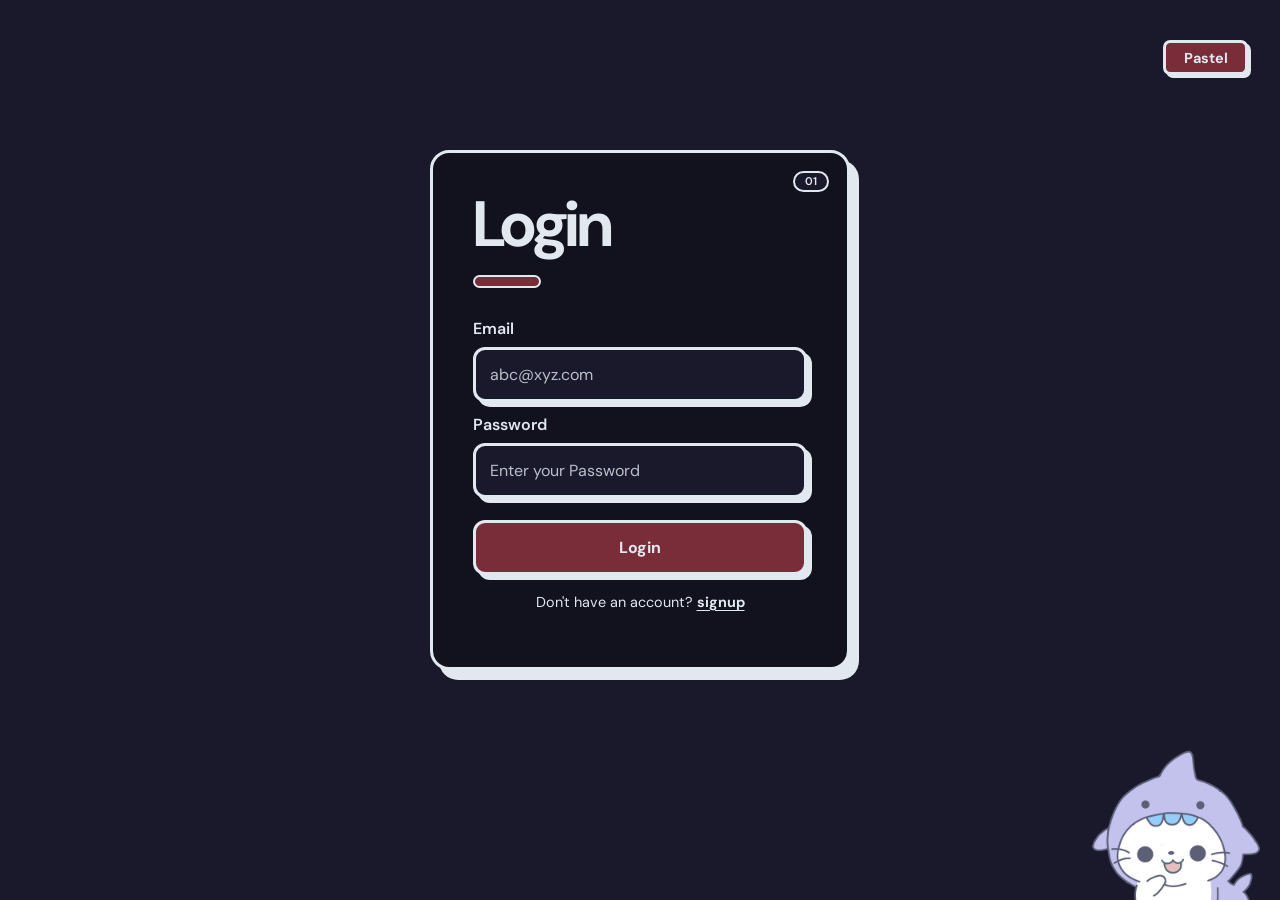
<file: index.html>
<!DOCTYPE html>
<html lang="en">

<head>
    <meta charset="UTF-8">
    <meta name="viewport" content="width=device-width, initial-scale=1.0">
    <link rel="preconnect" href="https://fonts.googleapis.com">
    <link rel="preconnect" href="https://fonts.gstatic.com" crossorigin>
    <link
        href="https://fonts.googleapis.com/css2?family=Birthstone&family=DM+Sans:ital,opsz,wght@0,9..40,100..1000;1,9..40,100..1000&display=swap"
        rel="stylesheet">
    <link rel="stylesheet" href="pages/index/index.css">
    <title>Who Am I?</title>
    <script>
        document.documentElement.setAttribute("data-theme", localStorage.getItem("theme") || "dark");
        if (localStorage.getItem("cemetery_auth") !== "true") {
            window.location.href = "pages/login_signup/auth.html";
        }
    </script>
</head>

<body>
    <nav class="nav">
        <button id="themeToggle" type="button">Theme</button>
        <button id="logoutBtn">Logout</button>
    </nav>

    <div class="main">
        <div class="cards-grid">
            <div class="card-container" id="grave-card">
                <div class="upper-container">
                    <div class="image-container">
                        <img src="assets/img/grave.png" alt="Grave">
                    </div>
                </div>
                <div class="lower-container">
                    <span class="field-tag">MEMORIAL</span>
                    <h3>Digital Cemetery</h3>
                    <h4>Rest In Pixels</h4>
                    <p>Leave tributes, view resting places, and preserve internet memories in peace.</p>
                    <a href="pages/digital_cementry/grave.html" class="card-btn">Enter Gates</a>
                </div>
            </div>
        </div>
    </div>

 <script src="pages/index/index.js"></script>
</body>

</html>
</file>
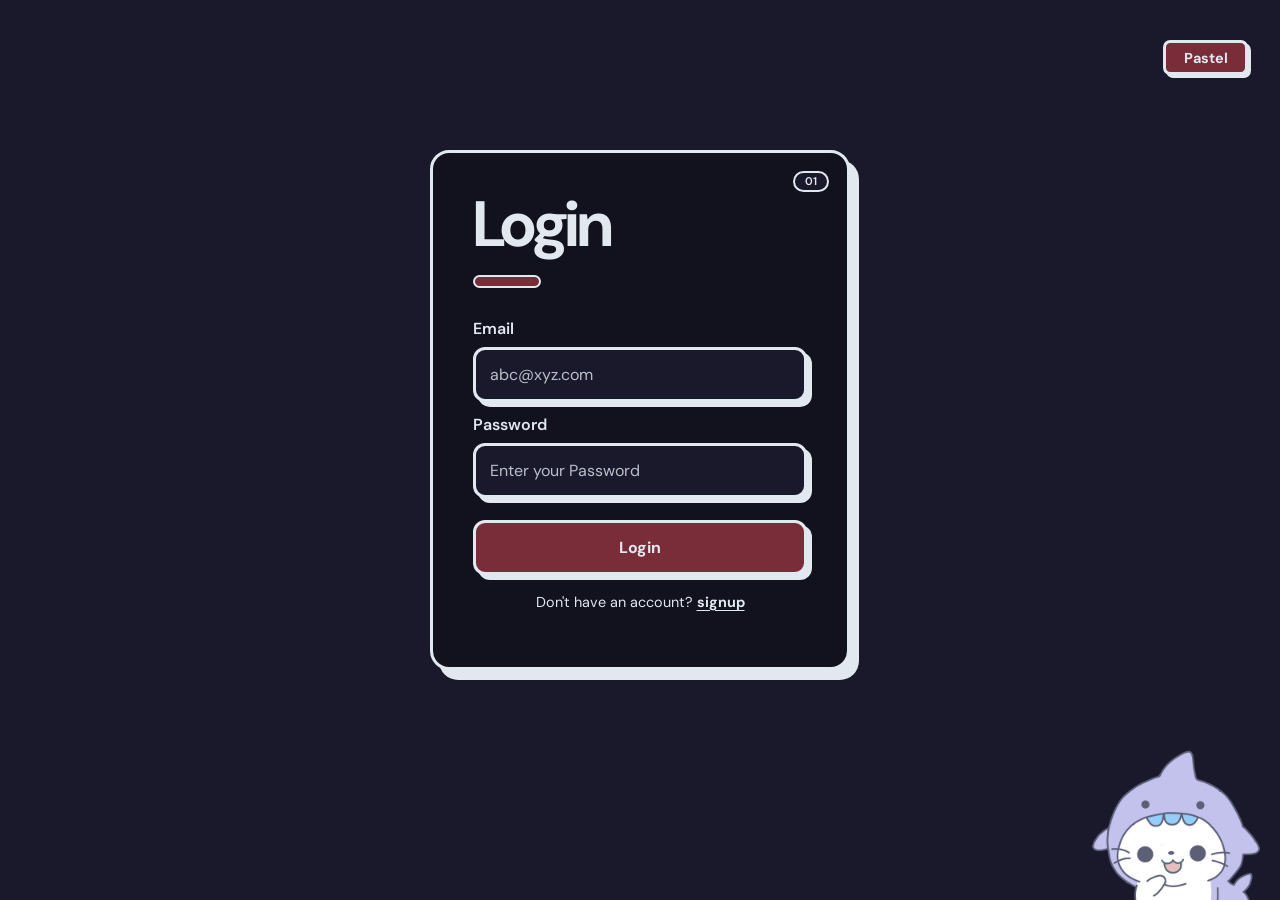
<file: pages/login_signup/auth.html>
<!DOCTYPE html>
<html lang="en">

<head>
    <meta charset="UTF-8">
    <meta name="viewport" content="width=device-width, initial-scale=1.0">

    <link rel="preconnect" href="https://fonts.googleapis.com">
    <link rel="preconnect" href="https://fonts.gstatic.com" crossorigin>

    <link href="https://fonts.googleapis.com/css2?family=DM+Sans:wght@400;500;600;700&display=swap" rel="stylesheet">

    <link rel="stylesheet" href="auth.css">

    <title>whoami</title>
    <script>
        document.documentElement.setAttribute("data-theme", localStorage.getItem("theme") || "dark");
    </script>
</head>

<body>
    <button id="themeToggle" type="button">Theme</button>

    <main>

        <div class="flip-card" id="flip-card">
            <div class="flip-card-inner">
                <div class="login flip-card-front" id="login">
                    <div class="heading">
                        <h1>Login</h1>
                    </div>
                    <form action="#" method="post" id="login-form">

                        <label for="login-email">Email</label>
                        <input type="email" placeholder="abc@xyz.com" name="email" required id="login-email">

                        <label for="login-password">Password</label>
                        <input id="login-password" type="password" placeholder="Enter your Password" name="password"
                            required>

                        <button type="submit">Login</button>

                        <p>
                            Don't have an account?
                            <a href="#" class="flip-trigger">signup</a>
                        </p>

                    </form>

                </div>


                <div class="signup flip-card-back" id="signup">

                    <div class="heading">
                        <h1>Sign up</h1>
                    </div>

                    <form action="" method="post" id="signup-form">
                        <label for="signup-email">Email</label>
                        <input id="signup-email" type="email" placeholder="abc@xyz.com" name="email" required>
                        <label for="signup-password">Password</label>
                        <input id="signup-password" type="password" name="password" placeholder="Enter your Password"
                            required>
                        <label for="signup-confirm-password">
                            Confirm your password
                        </label>

                        <input id="signup-confirm-password" type="password" name="confirm-password"
                            placeholder="Confirm your password" required>

                        <button type="submit">Signup</button>

                        <p>
                            Already have an account?
                            <a href="#" class="flip-trigger">Login</a>
                        </p>

                    </form>

                </div>

            </div>

        </div>

    </main>
    <img src="../../assets/img/gruvkii_whoami_transparent.png" class="gruvkii_wave">
    <script src="auth.js" defer></script>

</body>

</html>
</file>
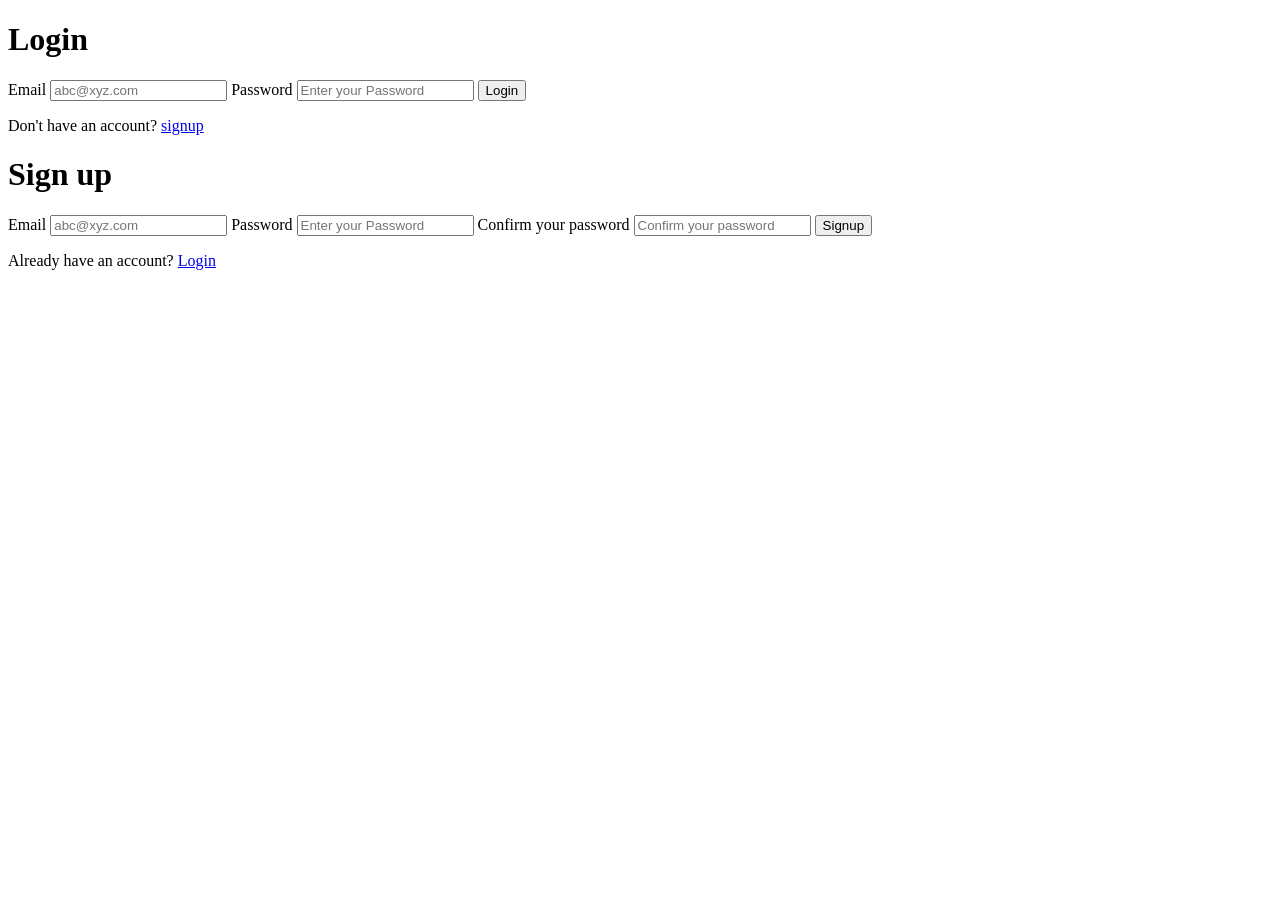
<file: pages/login_signup/signup.html>
<!DOCTYPE html>
<html lang="en">

<head>
    <meta charset="UTF-8">
    <meta name="viewport" content="width=device-width, initial-scale=1.0">
    <title>whoami</title>
</head>

<body>
    <main>
        <div class="login">
            <div class="heading">
                <h1>Login</h1>
            </div>
            <form action="submit">
                <label for="login-email">Email</label>
                <input type="email" placeholder="abc@xyz.com" name="email" required id="login-email">
                <label for="login-password">Password</label>
                <input id="login-password" type="password" placeholder="Enter your Password" name="password" required>
                <button type="submit">Login</button>
                <p> Don't have an account? <a href="#login">signup</a> </p>
            </form>
        </div>
        <div class="signup">
            <div class="heading">
                <h1>Sign up</h1>
            </div>
            <form action="submit">
                <label for="signup-email"> Email</label>
                <input id="signup-email" type="email" placeholder="abc@xyz.com" name="email" required>
                <label for="sigup-password">Password</label>
                <input id="signup-password" type="password" name="password" placeholder="Enter your Password" name="password" required>
                <label for="signup-confirm-password">Confirm your password</label>
                <input id="signup-confirm-password" type="password" name="confirm-password" placeholder="Confirm your password" required>
                <button type="submit">Signup</button>
                <p> Already have an account? <a href="#login">Login</a> </p>
            </form>
        </div>
    </main>
</body>

</html>
</file>
<file: pages/index/index.css>
* {
    box-sizing: border-box;
    padding: 0;
    margin: 0;
}

:root {
    --cotton-rose: #E5BDBD;
    --sky-blue: #94CDF7;
    --periwinkle: #C2C2ED;
    --blue-slate: #5C6977;
    --white: #FFFFFF;
}

[data-theme="dark"] {
    --cotton-rose: #782D39;
    --sky-blue: #1E2333;
    --periwinkle: #12111E;
    --blue-slate: #E2E8F0;
    --white: #1A192B;
}

body {
    background-color: var(--periwinkle);
    color: var(--blue-slate);
    font-family: "DM Sans", sans-serif;
    min-height: 100vh;
    display: flex;
    flex-direction: column;
}

.nav {
    height: 4.2rem;
    display: flex;
    justify-content: space-between;
    align-items: center;
    padding: 0 2rem;
    background-color: var(--sky-blue);
    border-bottom: 4px solid var(--blue-slate);
    flex-shrink: 0;
}

#logoutBtn,
#themeToggle {
    width: 85px;
    height: 32px;
    cursor: pointer;
    font-weight: 700;
    border-radius: 0.45rem;
    color: var(--blue-slate);
    background-color: var(--cotton-rose);
    border: 3px solid var(--blue-slate);
    box-shadow: 3px 3px 0 var(--blue-slate);
    font-family: inherit;
}

.main {
    flex: 1;
    padding: 2rem 1rem;
    display: flex;
    justify-content: center;
    align-items: flex-start;
}

.cards-grid {
    width: 100%;
    max-width: 1400px;
    display: grid;
    grid-template-columns: repeat(4, 2fr);
    gap: 2rem;
}

.card-container {
    width: 100%;
    background-color: var(--white);
    border: 4px solid var(--blue-slate);
    box-shadow: 8px 8px 0 var(--blue-slate);
    border-radius: 0.5rem;
}

.upper-container {
    height: 100px;
    background-color: var(--sky-blue);
    border-bottom: 2px solid var(--blue-slate);
    display: flex;
    justify-content: center;
    align-items: flex-end;
}

.image-container {
    width: 100px;
    height: 100px;
    background: var(--white);
    border: 2px solid var(--blue-slate);
    transform: translateY(50%);
    display: flex;
    justify-content: center;
    align-items: center;
    overflow: hidden;
}

.image-container img {
    width: 90px;
    height: 90px;
    object-fit: cover;
    border: 1px solid var(--blue-slate);
    background: var(--cotton-rose);
}

.lower-container {
    padding: 60px 20px 25px;
    text-align: center;
}

.field-tag {
    display: inline-block;
    background: var(--cotton-rose);
    color: var(--blue-slate);
    padding: 3px 8px;
    font-size: 11px;
    font-weight: 700;
    text-transform: uppercase;
    border: 1.5px solid var(--blue-slate);
    margin-bottom: 8px;
    letter-spacing: 0.5px;
}

.lower-container h3 {
    margin: 0;
    font-size: 20px;
    font-weight: 700;
    color: var(--blue-slate);
    text-transform: uppercase;
    letter-spacing: 1px;
}

.lower-container h4 {
    margin: 5px 0 14px;
    font-size: 13px;
    color: var(--blue-slate);
    font-weight: 500;
    border-bottom: 1.5px dashed var(--blue-slate);
    padding-bottom: 8px;
    opacity: 0.85;
}

.lower-container p {
    font-size: 13.5px;
    color: var(--blue-slate);
    border: 1.5px dashed var(--blue-slate);
    padding: 12px;
    background: var(--periwinkle);
    margin-bottom: 18px;
    min-height: 90px;
    line-height: 1.45;
}

.card-btn {
    display: inline-block;
    width: 100%;
    padding: 10px 16px;
    background-color: var(--cotton-rose);
    color: var(--blue-slate);
    text-decoration: none;
    font-weight: 700;
    font-size: 0.85rem;
    text-transform: uppercase;
    border: 2px solid var(--blue-slate);
    box-shadow: 4px 4px 0 var(--blue-slate);
    cursor: pointer;
}
</file>
<file: pages/login_signup/auth.css>
/*
 * AI-ASSISTED CHANGES:
 *
 * main:
 *   gap: 7rem → 6rem;
 *
 * cards:
 *   Increased width/height and added individual rotations.
 *   Added smoother hover movement and shadows.
 *
 * headings:
 *   Increased size and weight to match the reference.
 *
 * inputs:
 *   Increased height and improved spacing.
 *   Added smoother focus animation.
 *
 * buttons:
 *   Increased height and improved interaction feedback.
 *
 * animation:
 *   Changed rotate to transform for smoother card movement.
 *   Added reduced-motion support.
 *
 */


* {
    box-sizing: border-box;
    padding: 0;
    margin: 0;
}

:root {
    --cotton-rose: #E5BDBD;
    --sky-blue: #94CDF7;
    --periwinkle: #C2C2ED;
    --blue-slate: #5C6977;
    --white: #FFFFFF;
}

[data-theme="dark"] {
    --cotton-rose: #782D39;
    --sky-blue: #1E2333;
    --periwinkle: #12111E;
    --blue-slate: #E2E8F0;
    --white: #1A192B;
}

body {
    background-color: var(--white);
    color: var(--blue-slate);
    font-family: "DM Sans", sans-serif;
    min-height: 100vh;
    overflow: hidden;
    display: flex;
    justify-content: center;
    align-items: center;
    position: relative;
}




main {
    display: flex;
    align-items: center;
    justify-content: center;
    gap: 6rem;
    width: 100%;
    min-height: 100vh;
    padding: 2rem;
}


.flip-card {
    width: 420px;
    min-height: 600px;
    perspective: 1200px;
}

.flip-card-inner {
    position: relative;
    width: 100%;
    min-height: 600px;
    transform-style: preserve-3d;
    transition: transform 0.7s cubic-bezier(0.22, 1, 0.36, 1);
}

.flip-card.flipped .flip-card-inner {
    transform: rotateY(180deg);
}

.flip-card-front,
.flip-card-back {
    backface-visibility: hidden;
    -webkit-backface-visibility: hidden;
}

.flip-card-front {
    position: relative;
}

.flip-card-back {
    position: absolute;
    top: 0;
    left: 0;
    width: 100%;
}


.login {
    position: relative;
    width: 420px;
    min-height: 520px;
    padding: 42px 40px 36px;
    background-color: var(--periwinkle);
    border: 3px solid var(--blue-slate);
    border-radius: 1.2rem;
    box-shadow: 9px 10px 0 var(--blue-slate);
    transition:
        transform 0.3s cubic-bezier(0.22, 1, 0.36, 1),
        box-shadow 0.3s ease;
}

.signup {
    position: absolute;
    width: 420px;
    min-height: 600px;
    padding: 42px 40px 36px;
    background-color: var(--sky-blue);
    border: 3px solid var(--blue-slate);
    border-radius: 1.2rem;
    box-shadow: 9px 10px 0 var(--blue-slate);
    transform: rotateY(180deg);
    transition:
        transform 0.3s cubic-bezier(0.22, 1, 0.36, 1),
        box-shadow 0.3s ease;
}


.login::before,
.signup::before {
    position: absolute;
    top: 18px;
    right: 18px;
    padding: 3px 10px;
    background-color: var(--white);
    border: 2px solid var(--blue-slate);
    border-radius: 999px;
    font-family: "DM Sans", sans-serif;
    font-size: 0.7rem;
    font-weight: 600;
    line-height: 1;
}

.login::before {
    content: "01";
}

.signup::before {
    content: "02";
}


.heading {
    margin-bottom: 1.5rem;
}

.heading h1 {
    font-size: 4rem;
    font-weight: 700;
    line-height: 0.95;
    letter-spacing: -0.06em;
}

.heading::after {
    content: "";
    display: block;
    width: 64px;
    height: 9px;
    margin-top: 1.2rem;
    background-color: var(--cotton-rose);
    border: 2px solid var(--blue-slate);
    border-radius: 999px;
}


form {
    display: flex;
    flex-direction: column;
    gap: 0.35rem;
}

label {
    font-size: 1rem;
    font-weight: 600;
    margin: 0.4rem 0 0.15rem;
}


.login input,
.signup input {
    width: 100%;
    height: 55px;
    padding: 0.7rem 0.9rem;
    margin: 0;
    background-color: var(--white);
    color: var(--blue-slate);
    box-shadow: 5px 5px 0 var(--blue-slate);
    font-family: inherit;
    font-size: 1rem;
    transition:
        transform 0.15s ease,
        box-shadow 0.15s ease,
        background-color 0.15s ease;
    border: 3px solid var(--blue-slate);
    border-radius: 0.75rem;
}

.login input::placeholder,
.signup input::placeholder {
    color: var(--blue-slate);
    opacity: 0.8;
}

.login input:focus,
.signup input:focus {
    outline: none;
    transform: translate(-2px, -2px);
    box-shadow: 7px 7px 0 var(--blue-slate);
    background-color: var(--white);
    color: var(--blue-slate);
}

.login input:-webkit-autofill,
.signup input:-webkit-autofill,
.login input:-webkit-autofill:focus,
.signup input:-webkit-autofill:focus {
    -webkit-text-fill-color: var(--blue-slate);
    -webkit-box-shadow: 0 0 0 1000px var(--white) inset;
    transition: background-color 5000s ease-in-out 0s;
}


button {
    width: 100%;
    height: 55px;
    margin: 1rem 0 0;
    padding: 0.6rem;
    background-color: var(--cotton-rose);
    color: var(--blue-slate);
    border: 3px solid var(--blue-slate);
    font-family: inherit;
    font-size: 1rem;
    font-weight: 700;
    cursor: pointer;
    transition:
        transform 0.15s ease,
        box-shadow 0.15s ease;
    border-radius: 0.75rem;
    box-shadow: 5px 5px 0 var(--blue-slate);
}

button:hover {
    transform: translate(2px, 2px);
    box-shadow: 3px 3px 0 var(--blue-slate);
}

button:active {
    transform: translate(5px, 5px);
    box-shadow: 0 0 0 var(--blue-slate);
}

button:focus-visible {
    outline: 3px solid rgb(92 105 119 / 30%);
    outline-offset: 4px;
}


form p {
    margin-top: 0.7rem;
    text-align: center;
    font-size: 0.9rem;
    line-height: 1.4;
}


form a {
    color: var(--blue-slate);
    font-weight: 700;
    text-underline-offset: 3px;
    transition:
        opacity 0.15s ease;
}

form a:hover {
    opacity: 0.7;
}


@media (prefers-reduced-motion: reduce) {

    *,
    *::before,
    *::after {
        transition-duration: 0.01ms !important;
    }

    .flip-card-inner {
        transition-duration: 0.01ms !important;
    }
}


.gruvkii_wave {
    width: 200px;
    position: fixed;
    bottom: 0;
    right: 0;
}

#themeToggle {
    position: fixed;
    top: 1.5rem;
    right: 2rem;
    width: 85px;
    height: 35px;
    cursor: pointer;
    font-weight: 700;
    border-radius: 0.45rem;
    color: var(--blue-slate);
    background-color: var(--cotton-rose);
    border: 3px solid var(--blue-slate);
    box-shadow: 3px 3px 0 var(--blue-slate);
    font-family: inherit;
    font-size: 0.9rem;
    z-index: 100;   
    display: flex;
    align-items: center;
    justify-content: center;
}
</file>
